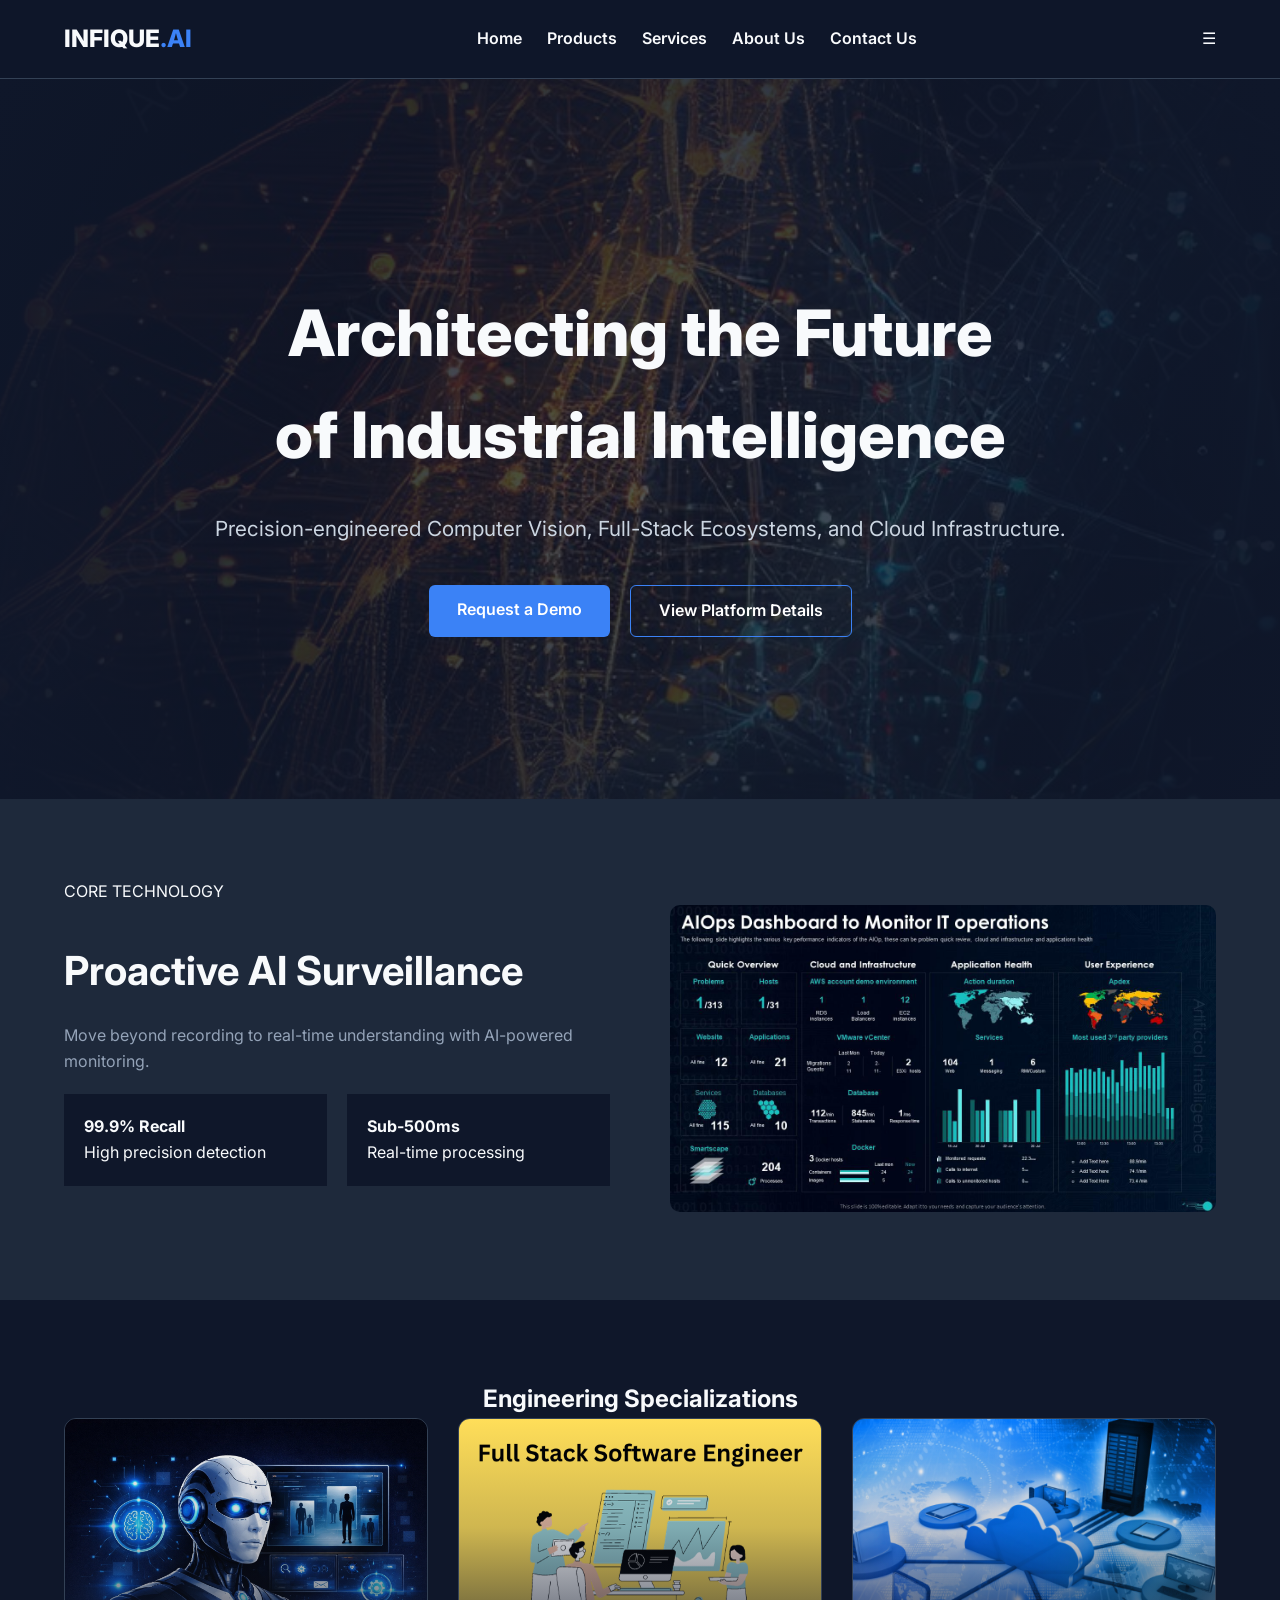
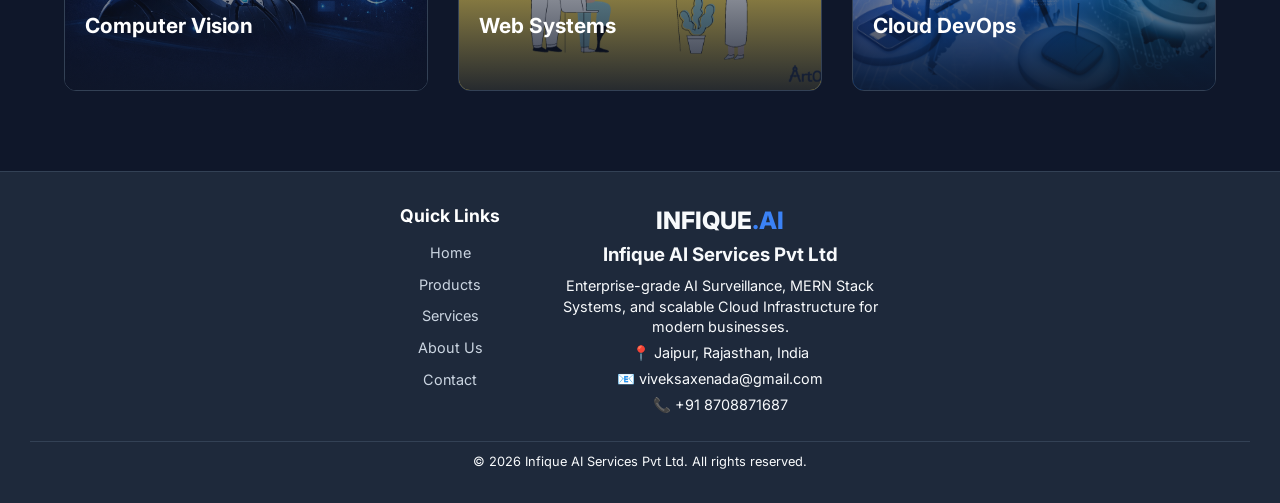
<file: index.html>
<!DOCTYPE html>
<html lang="en">
<head>
<meta charset="UTF-8">
<meta name="viewport" content="width=device-width, initial-scale=1.0">
<meta name="description" content="Infique AI Services provides AI surveillance, MERN stack development, cloud solutions and enterprise IT services in Jaipur.">

<meta name="keywords" content="AI Surveillance Jaipur, MERN Stack Development, Cloud Solutions, Web Development, Infique AI Services">

<meta name="author" content="Infique AI Services">

<title>Infique AI Services | AI Surveillance, Cloud & Web Development Jaipur</title>

<link rel="stylesheet" href="style.css">

<style>
@keyframes panBackground {
  0% { background-position: 0% 50%; }
  50% { background-position: 100% 50%; }
  100% { background-position: 0% 50%; }
}

.animated-hero-section {
  position: relative;
  padding: 120px 5% 80px;
  text-align: center;
  overflow: hidden;
  min-height: 80vh;
  display: flex;
  flex-direction: column;
  justify-content: center;
  align-items: center;
}

.animated-hero-section::before {
  content: "";
  position: absolute;
  inset: 0;
  z-index: -2;
  background-image: url('images/back.jpg');
  background-size: 130%;
  background-repeat: no-repeat;
  animation: panBackground 30s linear infinite;
}

.animated-hero-section::after {
  content: "";
  position: absolute;
  inset: 0;
  z-index: -1;
  background: radial-gradient(circle, rgba(15,23,42,0.7), #0f172a);
}

/* HERO */
.hero-title {
  font-size: 4rem;
  font-weight: 800;
  margin-bottom: 25px;
}

.hero-subtext {
  max-width: 900px;
  font-size: 1.3rem;
  margin-bottom: 40px;
  color: #cbd5e1;
}

.hero-buttons {
  display: flex;
  gap: 20px;
  flex-wrap: wrap;
  justify-content: center;
}

.secondary-btn {
  background: transparent;
  border: 1px solid #3b82f6;
}

/* GRID */
.product-feature-grid {
  display: grid;
  grid-template-columns: 1fr 1fr;
  gap: 60px;
  align-items: center;
}

/* MOBILE */
@media (max-width: 768px) {

  .hero-title { font-size: 2.2rem; }

  .hero-subtext {
    font-size: 1rem;
    padding: 0 10px;
  }

  .hero-buttons {
    flex-direction: column;
    align-items: center;
  }

  .btn { width: 90%; }

  .product-feature-grid {
    grid-template-columns: 1fr;
  }

  section {
    padding: 50px 5% !important;
  }

  nav {
    flex-direction: column;
  }

  .nav-links {
    flex-direction: column;
    align-items: center;
  }
}
</style>
</head>

<body>

<header>
    <nav class="navbar">
        <a href="index.html" class="logo">INFIQUE<span>.AI</span></a>

        <ul class="nav-links" id="navLinks">
            <li><a href="index.html">Home</a></li>
            <li><a href="products.html">Products</a></li>
            <li><a href="services.html">Services</a></li>
            <li><a href="about.html">About Us</a></li>
            <li><a href="contact.html">Contact Us</a></li>
        </ul>

        <!-- Hamburger -->
        <div class="hamburger" id="hamburger">
            ☰
        </div>
    </nav>
</header>

<main>

<!-- HERO -->
<section class="animated-hero-section">
<h1 class="hero-title">
Architecting the Future <br> of Industrial Intelligence
</h1>

<p class="hero-subtext">
Precision-engineered Computer Vision, Full-Stack Ecosystems, and Cloud Infrastructure.
</p>

<div class="hero-buttons">
<a href="contact.html" class="btn">Request a Demo</a>
<a href="products.html" class="btn secondary-btn">View Platform Details</a>
</div>
</section>

<!-- CORE TECHNOLOGY -->
<section style="padding:80px 5%; background:#1e293b;">
<div class="featured-badge" style="margin:auto;">CORE TECHNOLOGY</div>

<div class="product-feature-grid">

<div>
<h2 style="font-size:2.5rem;">Proactive AI Surveillance</h2>
<p style="margin:20px 0; color:#94a3b8;">
Move beyond recording to real-time understanding with AI-powered monitoring.
</p>

<div style="display:grid; grid-template-columns:1fr 1fr; gap:20px;">
<div style="padding:20px; background:#0f172a;">
<h4>99.9% Recall</h4>
<p>High precision detection</p>
</div>

<div style="padding:20px; background:#0f172a;">
<h4>Sub-500ms</h4>
<p>Real-time processing</p>
</div>
</div>

</div>

<div>
<img src="images/ai analysis.jpeg" style="width:100%; border-radius:10px;">
</div>

</div>
</section>

<!-- ENGINEERING -->
<section style="padding:80px 5%;">
<h2 style="text-align:center;">Engineering Specializations</h2>

<div class="home-engineering-grid">

<div class="home-image-card">
<img src="images/ai3.jpeg">
<div class="home-card-overlay">
<h3>Computer Vision</h3>
<p>AI-based monitoring systems</p>
</div>
</div>

<div class="home-image-card">
<img src="images/fs.png">
<div class="home-card-overlay">
<h3>Web Systems</h3>
<p>MERN scalable apps</p>
</div>
</div>

<div class="home-image-card">
<img src="images/cloud.png">
<div class="home-card-overlay">
<h3>Cloud DevOps</h3>
<p>AWS automation pipelines</p>
</div>
</div>

</div>
</section>

</main>

<!-- FOOTER -->
<footer class="site-footer">

  <div class="footer-container">

    <!-- LEFT SIDE -->
    <div class="footer-left">
      <h3>Quick Links</h3>
      <ul>
        <li><a href="index.html">Home</a></li>
        <li><a href="products.html">Products</a></li>
        <li><a href="services.html">Services</a></li>
        <li><a href="about.html">About Us</a></li>
        <li><a href="contact.html">Contact</a></li>
      </ul>
    </div>

    <!-- RIGHT SIDE -->
    <div class="footer-right">
      <a href="index.html" class="logo">INFIQUE<span>.AI</span></a>

      <h3>Infique AI Services Pvt Ltd</h3>
<p>
Enterprise-grade AI Surveillance, MERN Stack Systems, and scalable Cloud Infrastructure for modern businesses.
</p>

      <p>📍 Jaipur, Rajasthan, India</p>
      <p>📧 viveksaxenada@gmail.com</p>
      <p>📞 +91 8708871687</p>
    </div>

  </div>

  <div class="footer-bottom">
    <p>© 2026 Infique AI Services Pvt Ltd. All rights reserved.</p>
  </div>

</footer>


<script>
const hamburger = document.getElementById("hamburger");
const navLinks = document.getElementById("navLinks");

// Toggle menu
hamburger.addEventListener("click", () => {
    navLinks.classList.toggle("active");
});

// Close menu when clicking outside
document.addEventListener("click", (e) => {
    if (!hamburger.contains(e.target) && !navLinks.contains(e.target)) {
        navLinks.classList.remove("active");
    }
});
</script>
</body>
</html>
</file>
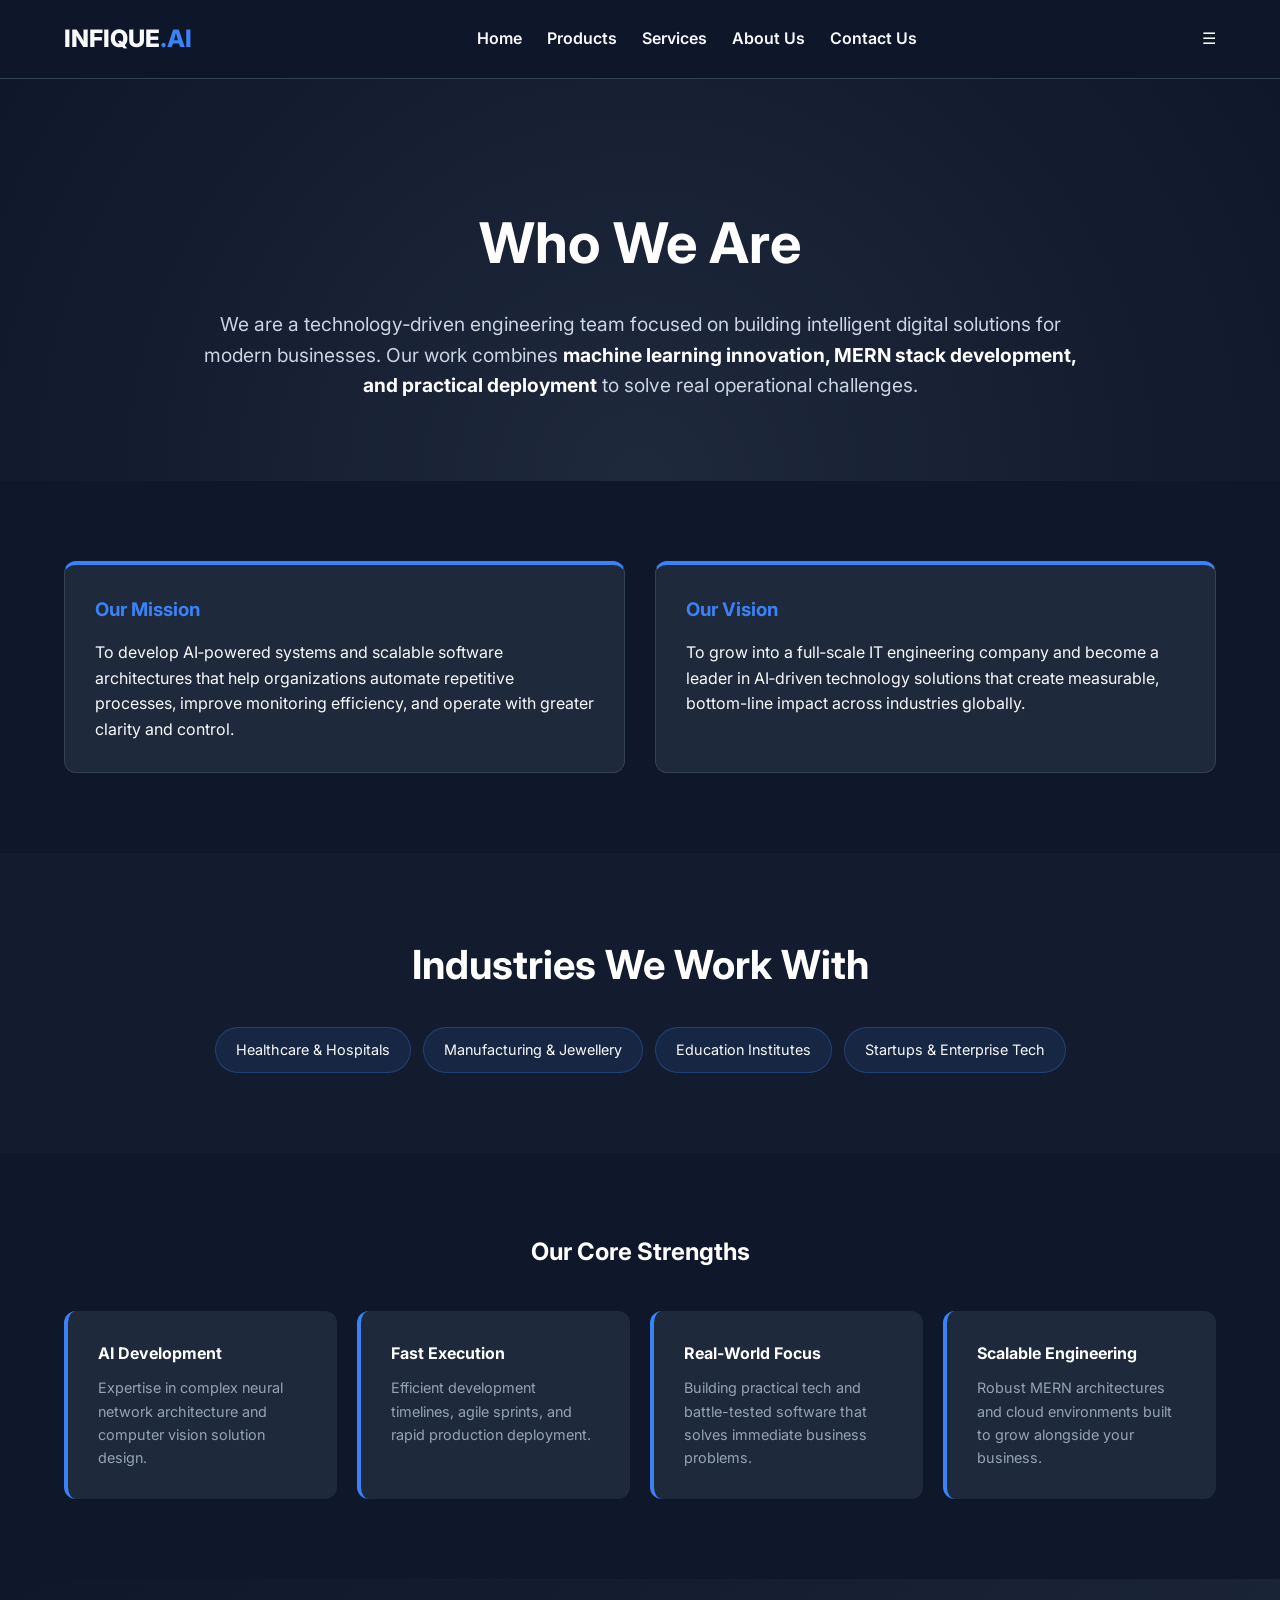
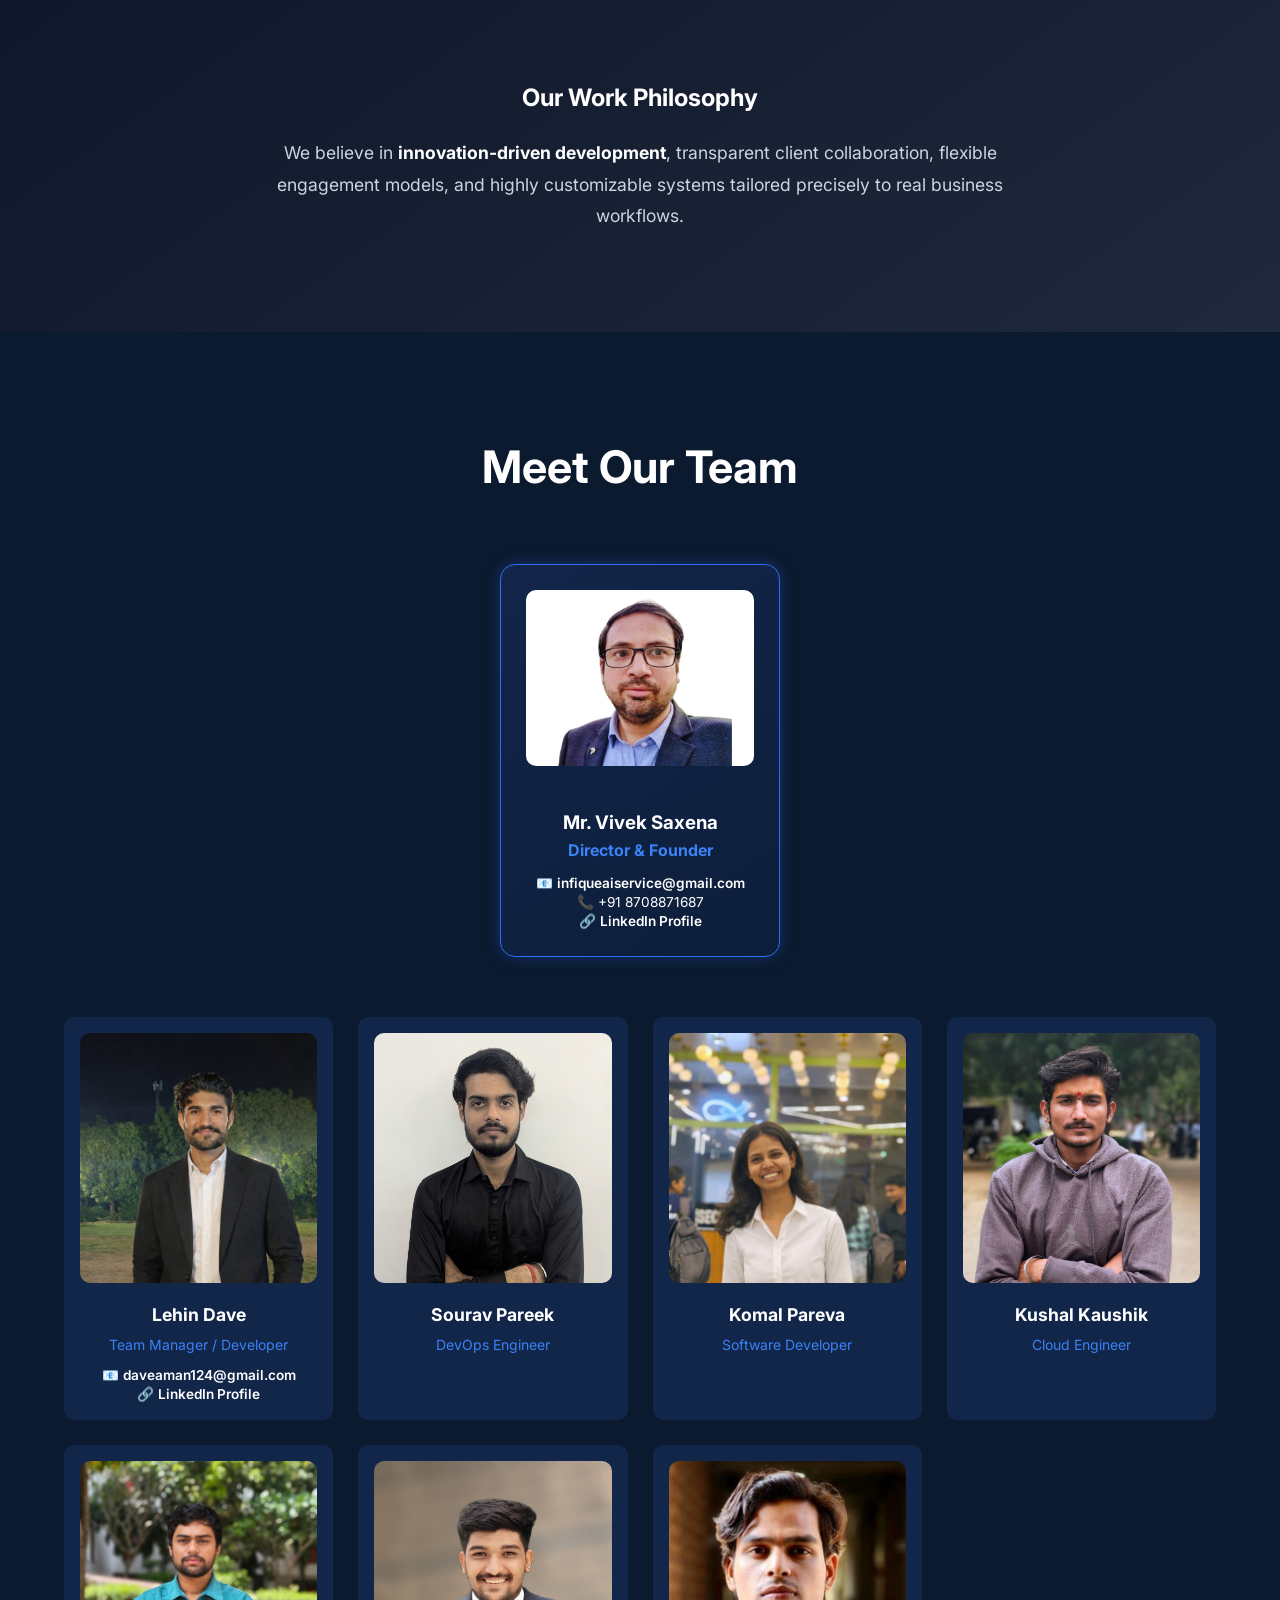
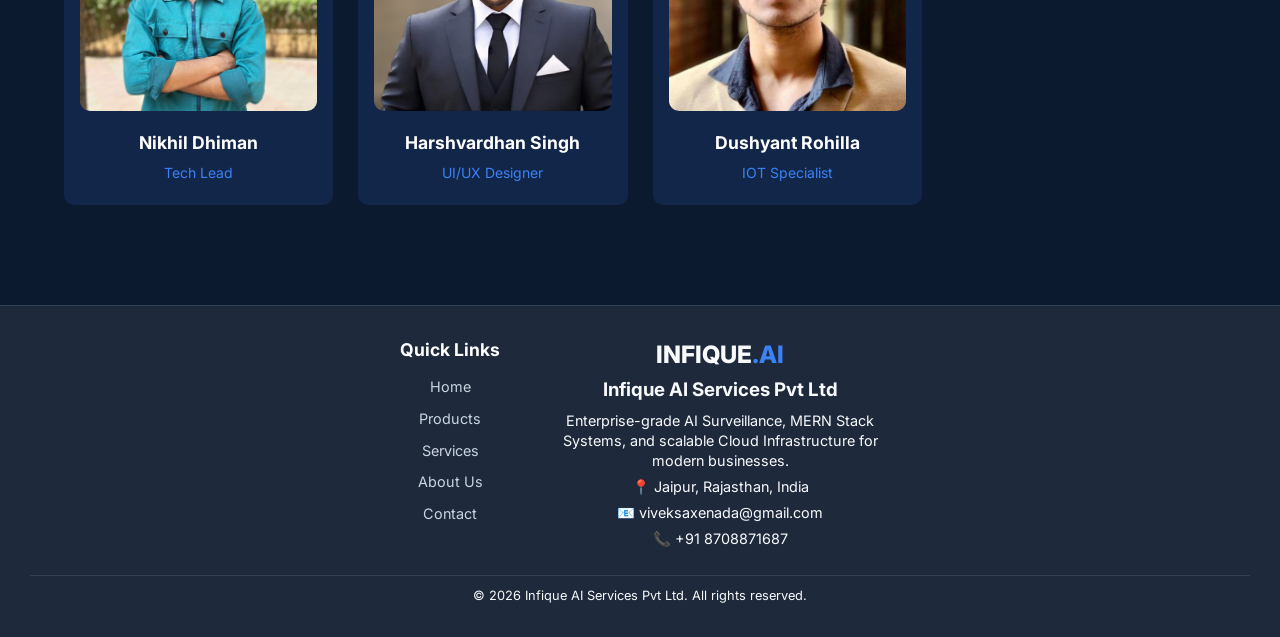
<file: about.html>
<!DOCTYPE html>
<html lang="en">
<head>
    <meta charset="UTF-8">
    <meta name="viewport" content="width=device-width, initial-scale=1.0">
    <meta name="description" content="Infique AI Services provides AI surveillance, MERN stack development, cloud solutions and enterprise IT services in Jaipur.">
    <title>About Us | Infique AI Services</title>
    <meta name="description" content="Meet the technology-driven engineering team at INFIQUE AI. We specialize in AI innovation, fast execution, and practical software solutions.">
    <link rel="stylesheet" href="style.css">
    <style>
        .about-hero {
            text-align: center;
            padding: 120px 5% 80px;
            background: radial-gradient(circle at bottom, #1e293b 0%, #0f172a 100%);
        }
        .stats-grid {
            display: grid;
            grid-template-columns: repeat(auto-fit, minmax(220px, 1fr));
            gap: 20px;
            margin-top: 40px;
        }
        .stat-item {
            padding: 30px;
            background: var(--bg-card);
            border-radius: 12px;
            border-left: 4px solid var(--accent);
            transition: transform 0.3s ease;
        }
        .stat-item:hover { transform: translateY(-5px); }
        .industry-container {
            display: flex;
            flex-wrap: wrap;
            justify-content: center;
            gap: 12px;
            margin-top: 30px;
        }
        .industry-tag {
            padding: 10px 20px;
            background: rgba(59, 130, 246, 0.1);
            border: 1px solid rgba(59, 130, 246, 0.3);
            border-radius: 30px;
            font-size: 0.9rem;
            color: var(--text-main);
            transition: 0.3s;
        }
        .industry-tag:hover {
            background: var(--accent);
            border-color: var(--accent);
        }
        .team-contact-info {
            font-size: 0.85rem;
            color: var(--text-muted);
            margin-top: 10px;
            line-height: 1.4;
        }
        .social-link {
            color: white;
            text-decoration: none;
            font-weight: 600;
        }
        .social-link:hover {
            color: var(--accent);
            text-decoration: underline;
        }
    </style>
</head>
<body>
    <header>
    <nav>
        <a href="index.html" class="logo">INFIQUE<span>.AI</span></a>
        <ul class="nav-links">
            <li><a href="index.html">Home</a></li>
            <li><a href="products.html">Products</a></li>
            <li><a href="services.html">Services</a></li>
            <li><a href="about.html">About Us</a></li>
            <li><a href="contact.html">Contact Us</a></li>
        </ul>

        <!-- HAMBURGER -->
        <div class="hamburger" onclick="toggleMenu()">
            ☰
        </div>
    </nav>
</header>

    <main>
        <section class="about-hero">
            <h1 style="font-size: 3.5rem; margin-bottom: 20px; color: white;">Who We Are</h1>
            <p style="font-size: 1.2rem; max-width: 900px; margin: 0 auto; color: #cbd5e1;">We are a technology‑driven engineering team focused on building intelligent digital solutions for modern businesses. Our work combines <span style="color: white; font-weight: bold;">machine learning innovation, MERN stack development, and practical deployment</span> to solve real operational challenges.</p>
        </section>

        <section style="padding: 80px 5%;">
            <div class="grid" style="max-width: 1200px; margin: 0 auto;">
                <div class="card" style="border-top: 4px solid var(--accent);">
                    <h3 style="color: var(--accent); margin-bottom: 15px;">Our Mission</h3>
                    <p>To develop AI‑powered systems and scalable software architectures that help organizations automate repetitive processes, improve monitoring efficiency, and operate with greater clarity and control.</p>
                </div>
                <div class="card" style="border-top: 4px solid var(--accent);">
                    <h3 style="color: var(--accent); margin-bottom: 15px;">Our Vision</h3>
                    <p>To grow into a full‑scale IT engineering company and become a leader in AI‑driven technology solutions that create measurable, bottom-line impact across industries globally.</p>
                </div>
            </div>
        </section>

        <section style="padding: 80px 5%; background: #131c2e; text-align: center;">
            <h2 style="font-size: 2.5rem; color: white;">Industries We Work With</h2>
            <div class="industry-container">
                <span class="industry-tag">Healthcare & Hospitals</span>
                <span class="industry-tag">Manufacturing & Jewellery</span>
                <span class="industry-tag">Education Institutes</span>
                <span class="industry-tag">Startups & Enterprise Tech</span>
            </div>
        </section>

        <section style="padding: 80px 5%;">
            <h2 style="text-align: center; margin-bottom: 40px; color: white;">Our Core Strengths</h2>
            <div class="stats-grid" style="max-width: 1200px; margin: 0 auto;">
                <div class="stat-item">
                    <h4 style="color: white;">AI Development</h4>
                    <p style="font-size: 0.9rem; color: var(--text-muted); margin-top: 10px;">Expertise in complex neural network architecture and computer vision solution design.</p>
                </div>
                <div class="stat-item">
                    <h4 style="color: white;">Fast Execution</h4>
                    <p style="font-size: 0.9rem; color: var(--text-muted); margin-top: 10px;">Efficient development timelines, agile sprints, and rapid production deployment.</p>
                </div>
                <div class="stat-item">
                    <h4 style="color: white;">Real-World Focus</h4>
                    <p style="font-size: 0.9rem; color: var(--text-muted); margin-top: 10px;">Building practical tech and battle-tested software that solves immediate business problems.</p>
                </div>
                <div class="stat-item">
                    <h4 style="color: white;">Scalable Engineering</h4>
                    <p style="font-size: 0.9rem; color: var(--text-muted); margin-top: 10px;">Robust MERN architectures and cloud environments built to grow alongside your business.</p>
                </div>
            </div>
        </section>

        <section style="padding: 100px 5%; text-align: center; background: linear-gradient(145deg, #0f172a, #1e293b);">
            <div style="max-width: 800px; margin: 0 auto;">
                <h2 style="margin-bottom: 20px; color: white;">Our Work Philosophy</h2>
                <p style="font-size: 1.1rem; line-height: 1.8; color: #cbd5e1;">We believe in <span style="color: white; font-weight: bold;">innovation‑driven development</span>, transparent client collaboration, flexible engagement models, and highly customizable systems tailored precisely to real business workflows.</p>
            </div>
        </section>

        <section class="team-section" style="padding: 100px 5%;">
            <h2 style="text-align: center; font-size: 2.8rem; margin-bottom: 60px; color: white;">Meet Our Team</h2>
        
            <div class="director-card">
                <img src="images/member1.jpeg" alt="Vivek Saxena">
                <h3 style="margin-top: 20px; color: white;">Mr. Vivek Saxena</h3>
                <p class="post" style="color: var(--accent); font-weight: bold;">Director & Founder</p>
                <div class="team-contact-info">
                    <p style="color: white;">📧 <a href="mailto:viveksaxenada@gmail.com" class="social-link">infiqueaiservice@gmail.com</a></p>
                    <p style="color: white;">📞 +91 8708871687</p>
                    <p style="color: white;">🔗 <a href="https://www.linkedin.com/in/vivek-saxena-ds?utm_source=share&utm_campaign=share_via&utm_content=profile&utm_medium=android_app" target="_blank" class="social-link">LinkedIn Profile</a></p>
                </div>
            </div>
        
            <div class="team-grid" style="margin-top: 60px;">
                <div class="team-card">
                    <img src="images/member2.jpeg" alt="Lehin Dave">
                    <h3 style="color: white;">Lehin Dave</h3>
                    <p class="post" style="color: var(--accent);">Team Manager / Developer</p>
                    <div class="team-contact-info">
                        <p style="color: white;">📧 <a href="mailto:daveaman124@gmail.com" class="social-link">daveaman124@gmail.com</a></p>
                        <p style="color: white;">🔗 <a href="https://www.linkedin.com/in/lehin-dave-39b4ab298?utm_source=share&utm_campaign=share_via&utm_content=profile&utm_medium=android_app" target="_blank" class="social-link">LinkedIn Profile</a></p>
                    </div>
                </div>
        
                <div class="team-card">
                    <img src="images/member3.jpeg" alt="Sourav Pareek">
                    <h3 style="color: white;">Sourav Pareek</h3>
                    <p class="post" style="color: var(--accent);">DevOps Engineer</p>
                </div>
        
                <div class="team-card">
                    <img src="images/member4.jpeg" alt="Komal Pareva">
                    <h3 style="color: white;">Komal Pareva</h3>
                    <p class="post" style="color: var(--accent);">Software Developer</p>
                </div>
        
                <div class="team-card">
                    <img src="images/member5.png" alt="Kushal Kaushik">
                    <h3 style="color: white;">Kushal Kaushik</h3>
                    <p class="post" style="color: var(--accent);">Cloud Engineer</p>
                </div>
        
                <div class="team-card">
                    <img src="images/member6.jpeg" alt="Nikhil Dhiman">
                    <h3 style="color: white;">Nikhil Dhiman</h3>
                    <p class="post" style="color: var(--accent);">Tech Lead</p>
                </div>
        
                <div class="team-card">
                    <img src="images/member7.jpeg" alt="Harshvardhan Singh Rathore">
                    <h3 style="color: white;">Harshvardhan Singh</h3>
                    <p class="post" style="color: var(--accent);">UI/UX Designer</p>
                </div>
                <div class="team-card">
                    <img src="images/member8.jpeg" alt="Dushyant Rohilla">
                    <h3 style="color: white;">Dushyant Rohilla</h3>
                    <p class="post" style="color: var(--accent);">IOT Specialist</p>
                </div>
            </div>
        </section>
    </main>

    <!-- FOOTER -->
<footer class="site-footer">

  <div class="footer-container">

    <!-- LEFT SIDE -->
    <div class="footer-left">
      <h3>Quick Links</h3>
      <ul>
        <li><a href="index.html">Home</a></li>
        <li><a href="products.html">Products</a></li>
        <li><a href="services.html">Services</a></li>
        <li><a href="about.html">About Us</a></li>
        <li><a href="contact.html">Contact</a></li>
      </ul>
    </div>

    <!-- RIGHT SIDE -->
   <div class="footer-right">
      <a href="index.html" class="logo">INFIQUE<span>.AI</span></a>

      <h3>Infique AI Services Pvt Ltd</h3>
<p>
Enterprise-grade AI Surveillance, MERN Stack Systems, and scalable Cloud Infrastructure for modern businesses.
</p>

      <p>📍 Jaipur, Rajasthan, India</p>
      <p>📧 viveksaxenada@gmail.com</p>
      <p>📞 +91 8708871687</p>
    </div>

  </div>

  <div class="footer-bottom">
    <p>© 2026 Infique AI Services Pvt Ltd. All rights reserved.</p>
  </div>

</footer>
<script>
function toggleMenu() {
    const navLinks = document.querySelector(".nav-links");
    navLinks.classList.toggle("active");
}

// Close when clicking outside
document.addEventListener("click", function(e) {
    const navLinks = document.querySelector(".nav-links");
    const hamburger = document.querySelector(".hamburger");

    if (!hamburger.contains(e.target) && !navLinks.contains(e.target)) {
        navLinks.classList.remove("active");
    }
});
</script>

</body>
</html>
</file>
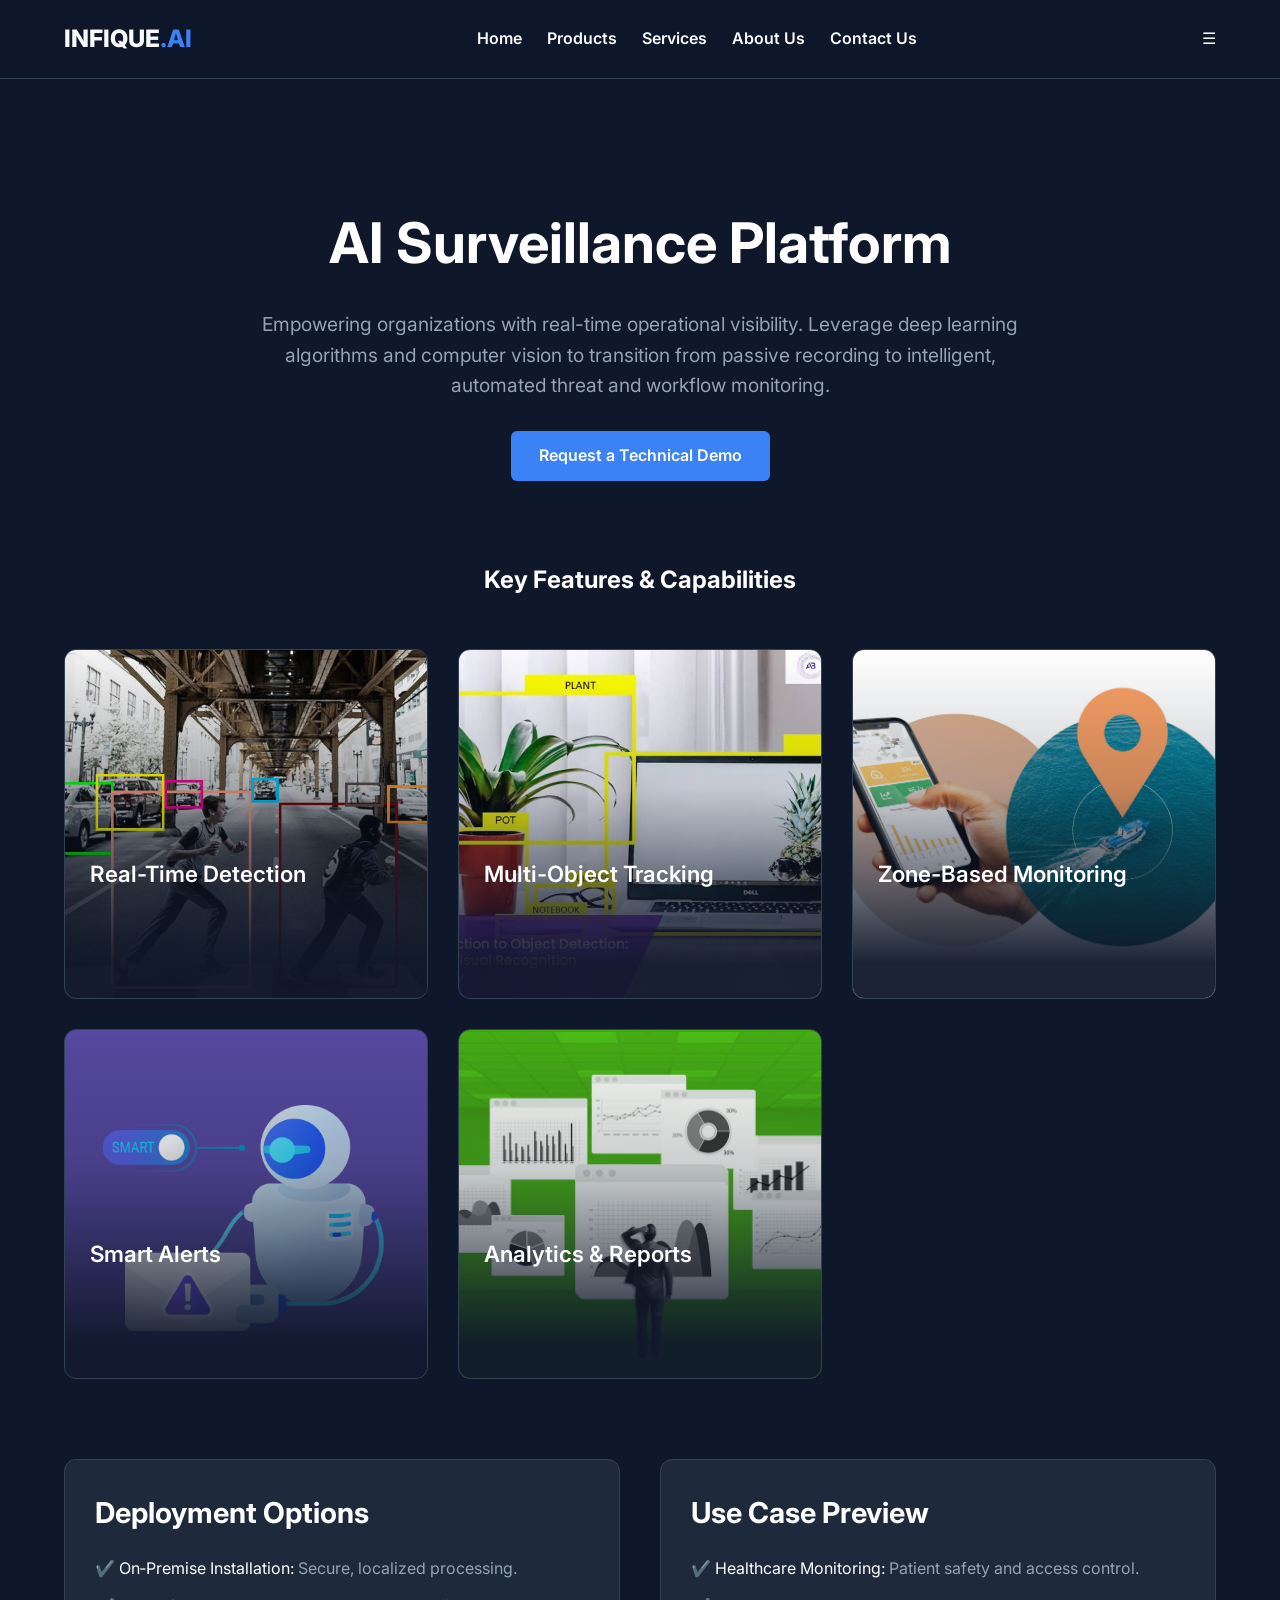
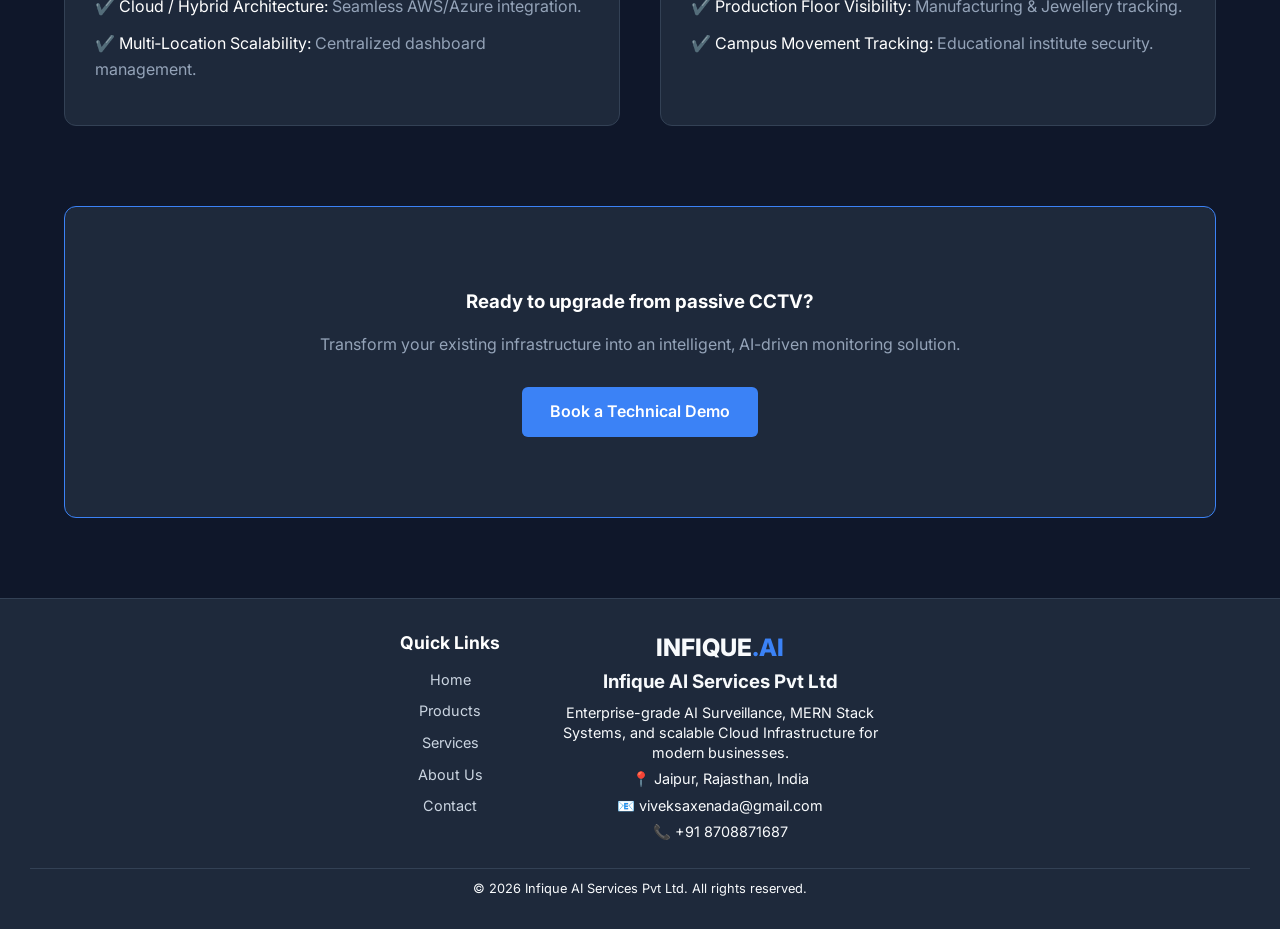
<file: products.html>
<!DOCTYPE html>
<html lang="en">
<head>
    <meta charset="UTF-8">
    <meta name="viewport" content="width=device-width, initial-scale=1.0">
    <meta name="description" content="Infique AI Services provides AI surveillance, MERN stack development, cloud solutions and enterprise IT services in Jaipur.">
    <title>Products | Infique AI Services</title>
    <meta name="description" content="Transform traditional CCTV into intelligent monitoring with our AI Surveillance Platform featuring real-time detection, tracking, and automated alerts.">
    <link rel="stylesheet" href="style.css">
</head>
<body>
    <header>
    <nav>
        <a href="index.html" class="logo">INFIQUE<span>.AI</span></a>
        <ul class="nav-links">
            <li><a href="index.html">Home</a></li>
            <li><a href="products.html">Products</a></li>
            <li><a href="services.html">Services</a></li>
            <li><a href="about.html">About Us</a></li>
            <li><a href="contact.html">Contact Us</a></li>
        </ul>

        <!-- HAMBURGER -->
        <div class="hamburger" onclick="toggleMenu()">
            ☰
        </div>
    </nav>
</header>

    <main style="padding: 0 5%;">
        <section class="hero-product" style="text-align: center; padding: 120px 0 80px;">
            <h1 style="font-size: 3.5rem; margin-bottom: 20px; color: white;">AI Surveillance Platform</h1>
            <p style="max-width: 800px; margin: 0 auto 30px; font-size: 1.2rem; color: var(--text-muted);">Empowering organizations with real-time operational visibility. Leverage deep learning algorithms and computer vision to transition from passive recording to intelligent, automated threat and workflow monitoring.</p>
            <a href="contact.html" class="btn">Request a Technical Demo</a>
        </section>

        <section style="margin-bottom: 80px;">
            <h2 style="text-align: center; margin-bottom: 50px; color: white;">Key Features & Capabilities</h2>
            
            <div class="product-feature-grid">
                
                <div class="product-feature-card">
                    <img src="images/real time.jpeg" alt="Real-Time Computer Vision Detection">
                    <div class="product-feature-overlay">
                        <h3>Real-Time Detection</h3>
                        <p>Instant sub-second identification of people and movement across all active camera zones, ensuring zero latency.</p>
                    </div>
                </div>

                <div class="product-feature-card">
                    <img src="images/multi object.webp" alt="Multi-Object Tracking Algorithm">
                    <div class="product-feature-overlay">
                        <h3>Multi-Object Tracking</h3>
                        <p>Consistent tracking across multiple frames, handling occlusions and complex, high-traffic environment areas flawlessly.</p>
                    </div>
                </div>

                <div class="product-feature-card">
                    <img src="images/track.jpeg" alt="Zone-Based Security Monitoring">
                    <div class="product-feature-overlay">
                        <h3>Zone-Based Monitoring</h3>
                        <p>Define custom polygon rules for restricted areas, safety perimeters, and specialized workflow tracking logic.</p>
                    </div>
                </div>

                <div class="product-feature-card">
                    <img src="images/alert.png" alt="Smart Automated Alerts Integration">
                    <div class="product-feature-overlay">
                        <h3>Smart Alerts</h3>
                        <p>Automated notifications for intrusion or unusual activity delivered instantly via integrated API channels.</p>
                    </div>
                </div>

                <div class="product-feature-card">
                    <img src="images/report.jpeg" alt="Surveillance Data Analytics & Reports">
                    <div class="product-feature-overlay">
                        <h3>Analytics & Reports</h3>
                        <p>Generate actionable business intelligence and compliance insights from historical surveillance logs and events.</p>
                    </div>
                </div>

            </div>
        </section>

        <div style="display: grid; grid-template-columns: repeat(auto-fit, minmax(300px, 1fr)); gap: 40px; margin-bottom: 80px;">
            <section class="card">
                <h2 style="font-size: 1.8rem; margin-bottom: 20px; color: white;">Deployment Options</h2>
                <ul style="color: var(--text-muted); list-style: none;">
                    <li style="margin-bottom: 12px;">✔️ <span style="color: white;">On‑Premise Installation:</span> Secure, localized processing.</li>
                    <li style="margin-bottom: 12px;">✔️ <span style="color: white;">Cloud / Hybrid Architecture:</span> Seamless AWS/Azure integration.</li>
                    <li style="margin-bottom: 12px;">✔️ <span style="color: white;">Multi‑Location Scalability:</span> Centralized dashboard management.</li>
                </ul>
            </section>
            <section class="card">
                <h2 style="font-size: 1.8rem; margin-bottom: 20px; color: white;">Use Case Preview</h2>
                <ul style="color: var(--text-muted); list-style: none;">
                    <li style="margin-bottom: 12px;">✔️ <span style="color: white;">Healthcare Monitoring:</span> Patient safety and access control.</li>
                    <li style="margin-bottom: 12px;">✔️ <span style="color: white;">Production Floor Visibility:</span> Manufacturing & Jewellery tracking.</li>
                    <li style="margin-bottom: 12px;">✔️ <span style="color: white;">Campus Movement Tracking:</span> Educational institute security.</li>
                </ul>
            </section>
        </div>

        <section style="text-align: center; background-color: var(--bg-card); padding: 80px 50px; border-radius: 12px; border: 1px solid var(--accent); margin-bottom: 80px;">
            <h3 style="color: white;">Ready to upgrade from passive CCTV?</h3>
            <p style="margin: 15px 0 30px; color: var(--text-muted);">Transform your existing infrastructure into an intelligent, AI-driven monitoring solution.</p>
            <a href="contact.html" class="btn">Book a Technical Demo</a>
        </section>
    </main>

   <!-- FOOTER -->
<footer class="site-footer">

  <div class="footer-container">

    <!-- LEFT SIDE -->
    <div class="footer-left">
      <h3>Quick Links</h3>
      <ul>
        <li><a href="index.html">Home</a></li>
        <li><a href="products.html">Products</a></li>
        <li><a href="services.html">Services</a></li>
        <li><a href="about.html">About Us</a></li>
        <li><a href="contact.html">Contact</a></li>
      </ul>
    </div>

    <!-- RIGHT SIDE -->
    <div class="footer-right">
      <a href="index.html" class="logo">INFIQUE<span>.AI</span></a>

      <h3>Infique AI Services Pvt Ltd</h3>
<p>
Enterprise-grade AI Surveillance, MERN Stack Systems, and scalable Cloud Infrastructure for modern businesses.
</p>

      <p>📍 Jaipur, Rajasthan, India</p>
      <p>📧 viveksaxenada@gmail.com</p>
      <p>📞 +91 8708871687</p>
    </div>

  </div>

  <div class="footer-bottom">
    <p>© 2026 Infique AI Services Pvt Ltd. All rights reserved.</p>
  </div>

</footer>
<script>
function toggleMenu() {
    const navLinks = document.querySelector(".nav-links");
    navLinks.classList.toggle("active");
}

// Close when clicking outside
document.addEventListener("click", function(e) {
    const navLinks = document.querySelector(".nav-links");
    const hamburger = document.querySelector(".hamburger");

    if (!hamburger.contains(e.target) && !navLinks.contains(e.target)) {
        navLinks.classList.remove("active");
    }
});
</script>
</body>
</html>
</file>
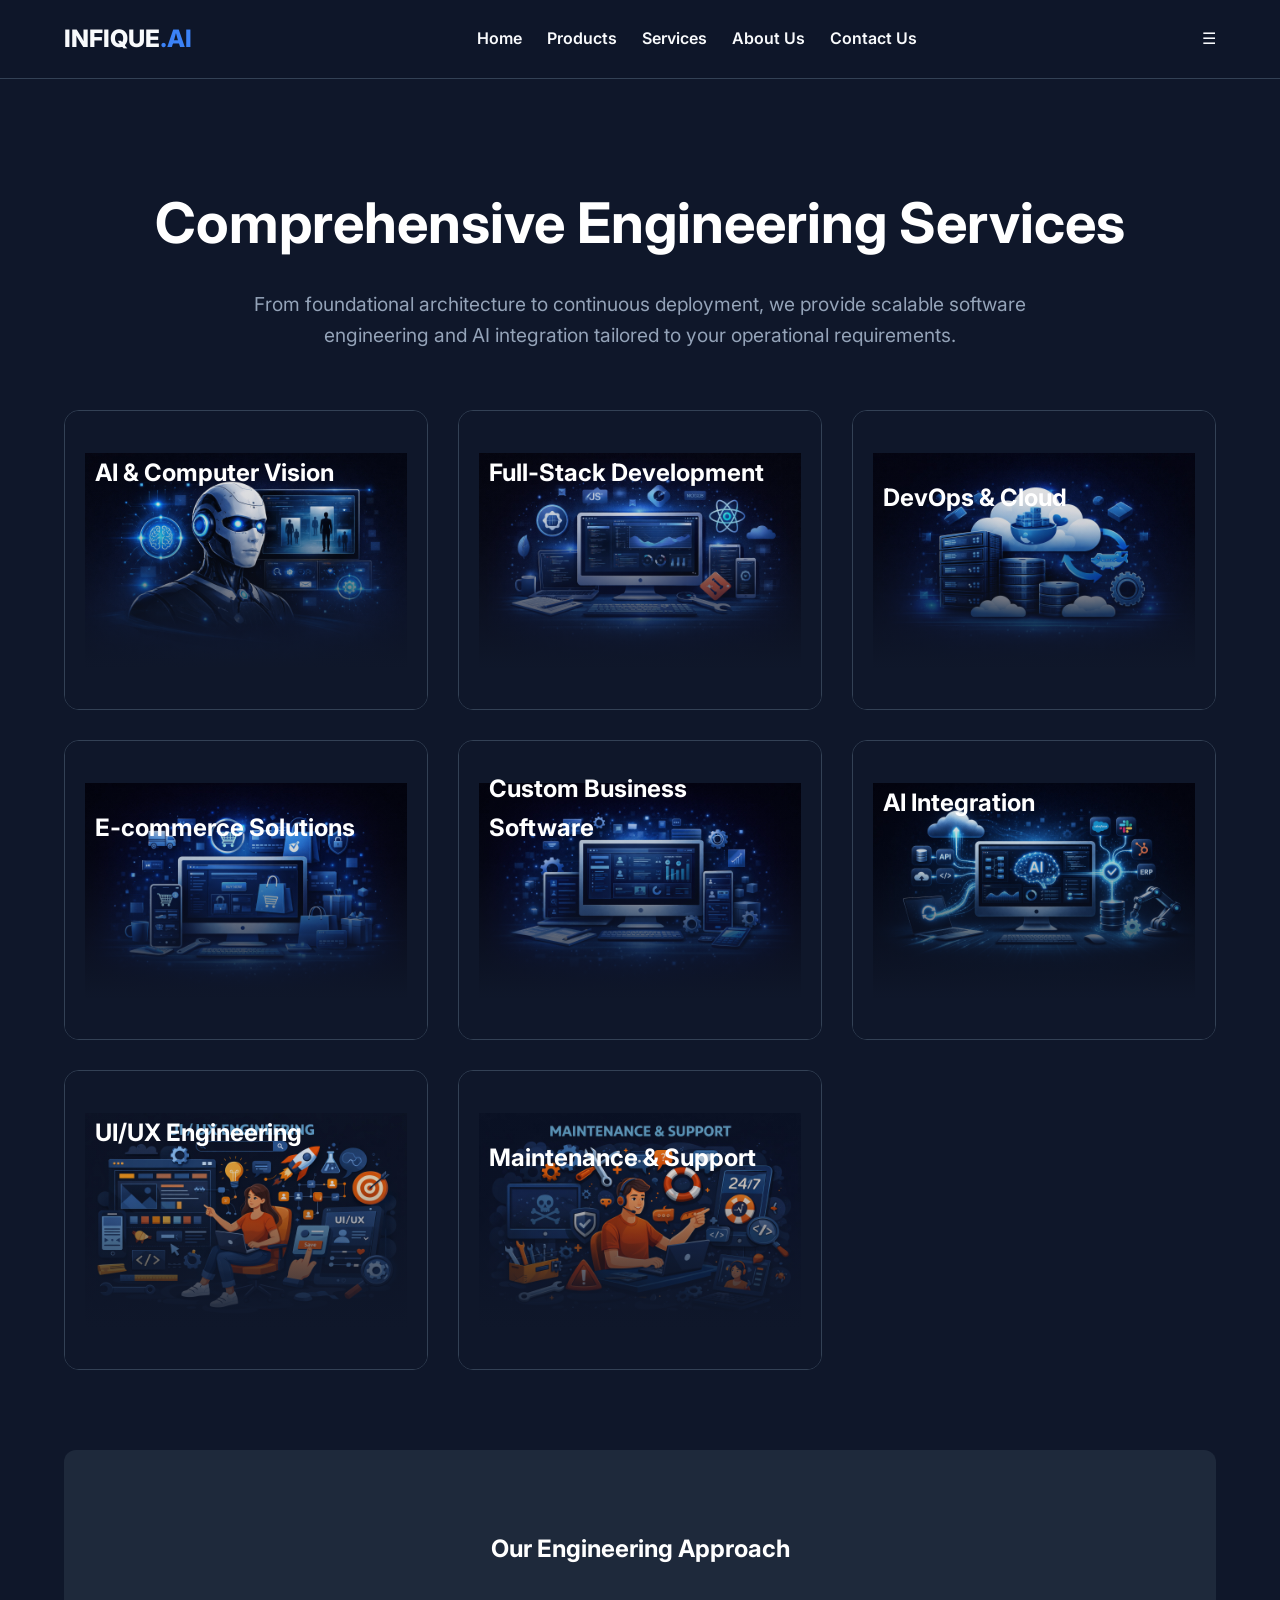
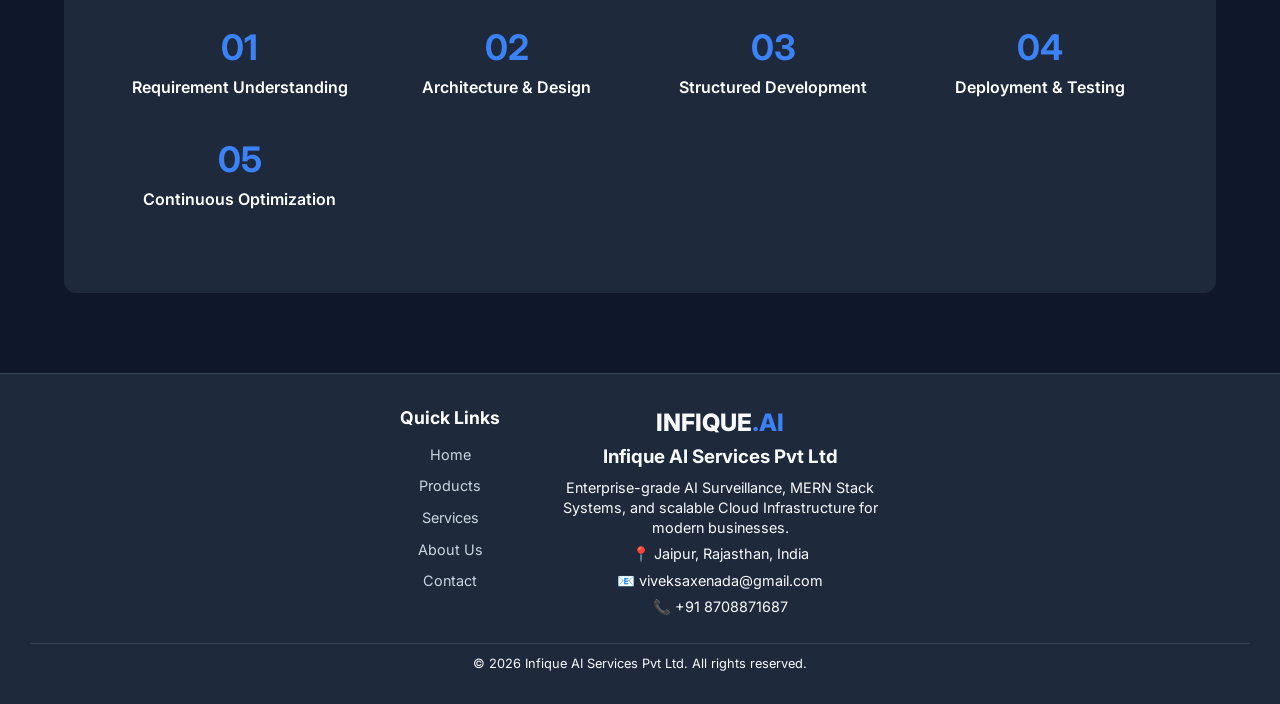
<file: services.html>
<!DOCTYPE html>
<html lang="en">
<head>
    <meta charset="UTF-8">
    <meta name="viewport" content="width=device-width, initial-scale=1.0">
    <meta name="description" content="Infique AI Services provides AI surveillance, MERN stack development, cloud solutions and enterprise IT services in Jaipur.">
    <title>Services | Infique AI Services</title>
    <meta name="description" content="Comprehensive AI and IT services including Computer Vision, MERN Stack Development, DevOps, and Custom Enterprise Software.">
    <link rel="stylesheet" href="style.css">
</head>
<body>
    <header>
    <nav>
        <a href="index.html" class="logo">INFIQUE<span>.AI</span></a>
        <ul class="nav-links">
            <li><a href="index.html">Home</a></li>
            <li><a href="products.html">Products</a></li>
            <li><a href="services.html">Services</a></li>
            <li><a href="about.html">About Us</a></li>
            <li><a href="contact.html">Contact Us</a></li>
        </ul>

        <!-- HAMBURGER -->
        <div class="hamburger" onclick="toggleMenu()">
            ☰
        </div>
    </nav>
</header>

    <main style="padding: 0 5%;">
        <section style="text-align: center; padding: 100px 0 60px;">
            <h1 style="font-size: 3.5rem; margin-bottom: 20px; color: white;">Comprehensive Engineering Services</h1>
            <p style="max-width: 850px; margin: 0 auto; font-size: 1.2rem; color: var(--text-muted);">From foundational architecture to continuous deployment, we provide scalable software engineering and AI integration tailored to your operational requirements.</p>
        </section>

        <section style="margin-bottom: 80px;">
            <div class="service-feature-grid">
                
                <div class="service-feature-card">
                    <img src="images/ai3.jpeg" alt="AI & Computer Vision Integration">
                    <div class="service-feature-overlay">
                        <h3 style="color: white;">AI & Computer Vision</h3>
                        <div class="service-hover-content">
                            <p style="color: white; font-weight: bold;">Intelligent visual monitoring and automation.</p>
                            <ul>
                                <li>AI Surveillance Systems</li>
                                <li>Object Detection & Tracking</li>
                                <li>Video Analytics Integration</li>
                                <li>Smart Alert Automation</li>
                            </ul>
                        </div>
                    </div>
                </div>

                <div class="service-feature-card">
                    <img src="images/full2.jpeg" alt="Full-Stack Web Application Development">
                    <div class="service-feature-overlay">
                        <h3 style="color: white;">Full-Stack Development</h3>
                        <div class="service-hover-content">
                            <p style="color: white; font-weight: bold;">Modern platforms engineered for performance.</p>
                            <ul>
                                <li>MERN Stack Applications</li>
                                <li>SaaS Platforms & Dashboards</li>
                                <li>REST API Development</li>
                                <li>Authentication Systems</li>
                            </ul>
                        </div>
                    </div>
                </div>

                <div class="service-feature-card">
                    <img src="images/dev2.jpeg" alt="Cloud Infrastructure & DevOps">
                    <div class="service-feature-overlay">
                        <h3 style="color: white;">DevOps & Cloud</h3>
                        <div class="service-hover-content">
                            <p style="color: white; font-weight: bold;">Reliable infrastructure and deployment.</p>
                            <ul>
                                <li>CI/CD Pipeline Setup</li>
                                <li>AWS / Azure / GCP Deployment</li>
                                <li>Docker & Containerization</li>
                                <li>Server Scaling & Monitoring</li>
                            </ul>
                        </div>
                    </div>
                </div>

                <div class="service-feature-card">
                    <img src="images/e2.jpeg" alt="E-commerce Architecture Solutions">
                    <div class="service-feature-overlay">
                        <h3 style="color: white;">E-commerce Solutions</h3>
                        <div class="service-hover-content">
                            <p style="color: white; font-weight: bold;">Efficient digital store development.</p>
                            <ul>
                                <li>Shopify & Custom Setup</li>
                                <li>Dropshipping Automation</li>
                                <li>Payment Gateway Integration</li>
                                <li>Conversion Optimization</li>
                            </ul>
                        </div>
                    </div>
                </div>

                <div class="service-feature-card">
                    <img src="images/custem2.jpeg" alt="Custom Enterprise Business Software">
                    <div class="service-feature-overlay">
                        <h3 style="color: white;">Custom Business Software</h3>
                        <div class="service-hover-content">
                            <p style="color: white; font-weight: bold;">Tailored systems for unique workflows.</p>
                            <ul>
                                <li>Workflow Automation</li>
                                <li>Internal Tools Development</li>
                                <li>Inventory & Tracking Systems</li>
                                <li>Role-Based Access Platforms</li>
                            </ul>
                        </div>
                    </div>
                </div>

                <div class="service-feature-card">
                    <img src="images/auto2.jpeg" alt="Machine Learning & AI Integration">
                    <div class="service-feature-overlay">
                        <h3 style="color: white;">AI Integration</h3>
                        <div class="service-hover-content">
                            <p style="color: white; font-weight: bold;">Embedding intelligence into existing systems.</p>
                            <ul>
                                <li>Chatbot Integration</li>
                                <li>Recommendation Engines</li>
                                <li>Data Analytics Dashboards</li>
                                <li>AI API Integration</li>
                            </ul>
                        </div>
                    </div>
                </div>

                <div class="service-feature-card">
                    <img src="images/ux2.jpeg" alt="Technical UI/UX Engineering">
                    <div class="service-feature-overlay">
                        <h3 style="color: white;">UI/UX Engineering</h3>
                        <div class="service-hover-content">
                            <p style="color: white; font-weight: bold;">Responsive interfaces designed for clarity.</p>
                            <ul>
                                <li>Responsive UI Development</li>
                                <li>Design System Implementation</li>
                                <li>Landing Page Engineering</li>
                                <li>Animation & Interaction</li>
                            </ul>
                        </div>
                    </div>
                </div>

                <div class="service-feature-card">
                    <img src="images/maintain2.jpeg" alt="IT Maintenance & Technical Support">
                    <div class="service-feature-overlay">
                        <h3 style="color: white;">Maintenance & Support</h3>
                        <div class="service-hover-content">
                            <p style="color: white; font-weight: bold;">Stability and continuous optimization.</p>
                            <ul>
                                <li>Application Maintenance</li>
                                <li>Bug Fixing & Performance Audits</li>
                                <li>Feature Enhancements</li>
                                <li>Security Improvements</li>
                            </ul>
                        </div>
                    </div>
                </div>

            </div>
        </section>

        <section style="margin-bottom: 80px; padding: 80px 5%; background-color: var(--bg-card); border-radius: 12px; text-align: center;">
            <h2 style="margin-bottom: 50px; color: white;">Our Engineering Approach</h2>
            <div style="display: grid; grid-template-columns: repeat(auto-fit, minmax(200px, 1fr)); gap: 30px;">
                <div><h3 style="color: var(--accent); font-size: 2.2rem;">01</h3><p style="font-weight: 600; color: white;">Requirement Understanding</p></div>
                <div><h3 style="color: var(--accent); font-size: 2.2rem;">02</h3><p style="font-weight: 600; color: white;">Architecture & Design</p></div>
                <div><h3 style="color: var(--accent); font-size: 2.2rem;">03</h3><p style="font-weight: 600; color: white;">Structured Development</p></div>
                <div><h3 style="color: var(--accent); font-size: 2.2rem;">04</h3><p style="font-weight: 600; color: white;">Deployment & Testing</p></div>
                <div><h3 style="color: var(--accent); font-size: 2.2rem;">05</h3><p style="font-weight: 600; color: white;">Continuous Optimization</p></div>
            </div>
        </section>
    </main>

   <!-- FOOTER -->
<footer class="site-footer">

  <div class="footer-container">

    <!-- LEFT SIDE -->
    <div class="footer-left">
      <h3>Quick Links</h3>
      <ul>
        <li><a href="index.html">Home</a></li>
        <li><a href="products.html">Products</a></li>
        <li><a href="services.html">Services</a></li>
        <li><a href="about.html">About Us</a></li>
        <li><a href="contact.html">Contact</a></li>
      </ul>
    </div>

    <!-- RIGHT SIDE -->
    <div class="footer-right">
      <a href="index.html" class="logo">INFIQUE<span>.AI</span></a>

      <h3>Infique AI Services Pvt Ltd</h3>
<p>
Enterprise-grade AI Surveillance, MERN Stack Systems, and scalable Cloud Infrastructure for modern businesses.
</p>

      <p>📍 Jaipur, Rajasthan, India</p>
      <p>📧 viveksaxenada@gmail.com</p>
      <p>📞 +91 8708871687</p>
    </div>

  </div>

  <div class="footer-bottom">
    <p>© 2026 Infique AI Services Pvt Ltd. All rights reserved.</p>
  </div>

</footer>
<script>
function toggleMenu() {
    const navLinks = document.querySelector(".nav-links");
    navLinks.classList.toggle("active");
}

// Close when clicking outside
document.addEventListener("click", function(e) {
    const navLinks = document.querySelector(".nav-links");
    const hamburger = document.querySelector(".hamburger");

    if (!hamburger.contains(e.target) && !navLinks.contains(e.target)) {
        navLinks.classList.remove("active");
    }
});
</script>
</body>
</html>
</file>
<file: style.css>
/* --- 1. GLOBAL SETTINGS --- */
@import url('https://fonts.googleapis.com/css2?family=Inter:wght@300;400;600;800&display=swap');

:root {
    --bg-dark: #0f172a;      
    --bg-card: #1e293b;      
    --accent: #3b82f6;       
    --accent-hover: #2563eb;
    --text-main: #f8fafc;
    --text-muted: #94a3b8;
}

* { margin: 0; padding: 0; box-sizing: border-box; }

body {
    font-family: 'Inter', sans-serif;
    background-color: var(--bg-dark);
    color: var(--text-main);
    line-height: 1.6;
    display: flex;
    flex-direction: column;
    min-height: 100vh;
}

header {
    background-color: rgba(15, 23, 42, 0.95);
    border-bottom: 1px solid #334155;
    padding: 20px 5%;
    position: sticky;
    top: 0;
    z-index: 100;
}
nav { display: flex; justify-content: space-between; align-items: center; max-width: 1200px; margin: 0 auto; }
.logo { font-size: 1.5rem; font-weight: 800; color: var(--text-main); text-decoration: none; }
.logo span { color: var(--accent); }
.nav-links { list-style: none; display: flex; gap: 25px; }
.nav-links a { color: var(--text-main); text-decoration: none; font-weight: 600; transition: 0.3s; }
.nav-links a:hover, .nav-links a.active { color: var(--accent); }

/* --- 2. HOME PAGE ONLY (Engineering Cards) --- */
.home-engineering-grid {
    display: grid;
    grid-template-columns: repeat(auto-fit, minmax(300px, 1fr));
    gap: 30px;
    max-width: 1200px;
    margin: 0 auto;
}

.home-image-card {
    position: relative;
    border-radius: 12px;
    overflow: hidden; 
    aspect-ratio: 4/3; 
    border: 1px solid #334155;
    background-color: var(--bg-card);
}

.home-image-card img {
    width: 100%;
    height: 100%;
    object-fit: cover; 
    display: block;
    transition: transform 0.8s cubic-bezier(0.2, 1, 0.3, 1);
}

.home-image-card:hover img { transform: scale(1.05); }

.home-card-overlay {
    position: absolute;
    inset: 0;
    background: linear-gradient(to top, rgba(15, 23, 42, 0.9) 0%, rgba(15, 23, 42, 0.2) 60%, transparent 100%);
    display: flex;
    flex-direction: column;
    justify-content: flex-end;
    padding: 20px;
}

.home-card-overlay h3 { color: #ffffff !important; margin-bottom: 5px; font-size: 1.3rem; }
.home-card-overlay p {
    color: #ffffff !important;
    font-size: 0.9rem;
    margin: 0;
    opacity: 0;
    transform: translateY(10px);
    transition: opacity 0.4s, transform 0.4s;
}

.home-image-card:hover .home-card-overlay p { opacity: 1; transform: translateY(0); }

/* --- 3. RESTORED ORIGINAL ABOUT/CONTACT STYLES --- */
.team-section { padding: 60px 40px; background: #0b1a2f; color: white; text-align: center; }
.team-grid { display: grid; grid-template-columns: repeat(auto-fit, minmax(220px, 1fr)); gap: 25px; }

.team-card {
    background: #12264a;
    padding: 15px;
    border-radius: 10px;
    transition: 0.3s;
    border: 1px solid transparent;
    text-align: center;
}

.team-card:hover {
    transform: translateY(-8px); 
    border-color: #2f6df6;
    box-shadow: 0 0 12px rgba(47,109,246,0.4);
}

.team-card img { width: 100%; height: 250px; object-fit: cover; border-radius: 10px; margin-bottom: 10px; }
.team-card h3 { font-size: 1.1rem; margin-bottom: 5px; }
.team-card .post { color: #4da3ff; font-size: 14px; margin-bottom: 5px; }

.director-card {
    background: linear-gradient(145deg, #12264a, #0d1e3a);
    border: 1px solid #2f6df6;
    padding: 25px;
    border-radius: 15px;
    width: 280px;
    margin: 0 auto 50px;
    box-shadow: 0 0 15px rgba(47,109,246,0.3);
}
.director-card img { width: 100%; border-radius: 10px; margin-bottom: 15px; }

/* Contact Forms & Generic Cards */
.card { background-color: var(--bg-card); padding: 30px; border-radius: 12px; border: 1px solid #334155; }
.grid { display: grid; grid-template-columns: repeat(auto-fit, minmax(300px, 1fr)); gap: 30px; margin-top: 40px; }

form input, form textarea {
    width: 100%; padding: 12px; margin-bottom: 20px;
    background-color: #1e293b; border: 1px solid #334155;
    border-radius: 6px; color: white;
}

/* Common Components */
.industry-tag { padding: 10px 25px; border: 1px solid #334155; border-radius: 5px; color: var(--text-muted); }
.btn { display: inline-block; padding: 12px 28px; background-color: var(--accent); color: white; text-decoration: none; border-radius: 6px; font-weight: 600; transition: 0.3s; border: none; cursor: pointer; }
footer { text-align: center; padding: 30px; background-color: var(--bg-card); border-top: 1px solid #334155; margin-top: auto; }

/* --- PRODUCT PAGE SPECIFIC STYLES --- */
.product-feature-grid {
    display: grid;
    grid-template-columns: repeat(auto-fit, minmax(320px, 1fr));
    gap: 30px;
    max-width: 1200px;
    margin: 0 auto;
}

.product-feature-card {
    position: relative;
    height: 350px;
    border-radius: 12px;
    overflow: hidden;
    background-color: var(--bg-card);
    border: 1px solid #334155;
    cursor: pointer;
}

.product-feature-card img {
    width: 100%;
    height: 100%;
    object-fit: cover;
    transition: transform 0.6s cubic-bezier(0.33, 1, 0.68, 1);
}

.product-feature-card:hover img {
    transform: scale(1.1);
}

.product-feature-overlay {
    position: absolute;
    inset: 0;
    background: linear-gradient(to top, rgba(15, 23, 42, 0.95) 10%, rgba(15, 23, 42, 0.2) 60%, transparent 100%);
    display: flex;
    flex-direction: column;
    justify-content: flex-end;
    padding: 25px;
    z-index: 2;
}

.product-feature-overlay h3 {
    color: #ffffff !important;
    font-size: 1.4rem;
    margin-bottom: 8px;
    font-weight: 600;
}

.product-feature-overlay p {
    color: #cbd5e1 !important;
    font-size: 0.95rem;
    margin: 0;
    opacity: 0;
    transform: translateY(20px);
    transition: all 0.4s ease;
}

.product-feature-card:hover .product-feature-overlay p {
    opacity: 1;
    transform: translateY(0);
}

/* --- SERVICES PAGE SPECIFIC STYLES --- */
.service-feature-grid {
    display: grid;
    grid-template-columns: repeat(auto-fit, minmax(320px, 1fr));
    gap: 30px;
    max-width: 1200px;
    margin: 0 auto;
}

.service-feature-card {
    position: relative;
    height: 300px; 
    border-radius: 15px;
    overflow: hidden;
    background-color: var(--bg-card);
    border: 1px solid #334155;
}

.service-feature-card img {
    width: 100%;
    height: 100%;
    /* FIX: Changed cover to contain to prevent zooming/cropping */
    object-fit: contain; 
    /* Padding prevents the image from touching the edges */
    padding: 20px;
    background-color: #0f172a; 
    transition: transform 0.8s cubic-bezier(0.2, 1, 0.3, 1);
}

.service-feature-card:hover img {
    /* Subtle zoom on hover */
    transform: scale(1.05);
}

.service-feature-overlay {
    position: absolute;
    inset: 0;
    /* Adjusted gradient to ensure icons are fully visible */
    background: linear-gradient(to top, rgba(15, 23, 42, 0.98) 15%, rgba(15, 23, 42, 0.2) 60%, transparent 100%);
    display: flex;
    flex-direction: column;
    justify-content: flex-end;
    padding: 30px;
    z-index: 2;
}

.service-feature-overlay h3 {
    color: #ffffff !important;
    font-size: 1.5rem;
    margin-bottom: 15px;
}

.service-hover-content {
    opacity: 0;
    transform: translateY(20px);
    transition: all 0.5s ease;
}

.service-hover-content p {
    color: var(--accent) !important;
    font-weight: 600;
    font-size: 0.95rem;
    margin-bottom: 12px;
}

.service-hover-content ul {
    list-style: none;
    padding: 0;
}

.service-hover-content ul li {
    color: #cbd5e1 !important;
    font-size: 0.85rem;
    margin-bottom: 6px;
    display: flex;
    align-items: center;
}

.service-hover-content ul li::before {
    content: "→";
    color: var(--accent);
    margin-right: 8px;
    font-weight: bold;
}

.service-feature-card:hover .service-hover-content {
    opacity: 1;
    transform: translateY(0);
}
/* --- NEW ANIMATED BACKGROUND STYLES --- */

/* 1. Define the panning animation sequence */
@keyframes panBackground {
    0% {
        /* Start at the very top-left corner */
        background-position: 0% 0%;
    }
    50% {
        /* Move to the very bottom-right corner */
        background-position: 100% 100%;
    }
    100% {
        /* Smoothly slide back to the start */
        background-position: 0% 0%;
    }
}

/* 2. Style the top section to handle the animation */
.animated-hero-section {
    /* (You'll add this class to your HTML section tag) */

    position: relative; /* Required for the overlay to work */
    overflow: hidden; /* Important: keeps the 'oversized' image contained */

    /* Ensure minimum height so the section doesn't collapse */
    min-height: 80vh; 
    display: flex; /* Helps center content */
    align-items: center; /* Helps center content */
}

/* 3. Style the pseudo-element that actually holds and moves the image */
.animated-hero-section::before {
    content: "";
    position: absolute;
    top: 0;
    left: 0;
    width: 100%;
    height: 100%;
    z-index: -2; /* Place it furthest back */

    /* --- THE CORE IMAGE SETTINGS --- */
    background-image: url('images/back.jpg'); /* <<< UPDATE IMAGE PATH HERE */
    
    /* Make the image large enough to have 'room' to pan without looping */
    background-size: 150%; 
    background-repeat: no-repeat;
    
    /* Center it initially */
    background-position: center;

    /* --- THE ANIMATION LOOP --- */
    /* Calls 'panBackground' definition from above.
       '40s' = 40 seconds per loop. Slower = subtler.
       'linear' = constant speed.
       'infinite' = never stops. */
    animation: panBackground 40s linear infinite;

    /* (Optional) A very soft background color to prevent jarring pop-in */
    background-color: #0c121e; 
}

/* 4. Style the gradient overlay to ensure content is always readable */
.animated-hero-section::after {
    content: "";
    position: absolute;
    inset: 0;
    z-index: -1; /* Place it between the image and the text */

    /* Add a subtle dark gradient to ensure white text pops */
    background: linear-gradient(
        to bottom,
        rgba(15, 23, 42, 0.4) 0%,   /* Slightly dark at top */
        rgba(15, 23, 42, 0.8) 100% /* Much darker at bottom */
    );
}

/* 5. Ensure the text inside is forced above the background */
.animated-hero-section > * {
    position: relative;
    z-index: 10;
}
/* ================= RESPONSIVE FIX ================= */

/* HERO TEXT */
.hero-title {
  font-size: 4rem;
  margin-bottom: 25px;
  text-align: center;
  font-weight: 800;
}

.hero-subtext {
  max-width: 900px;
  margin: 0 auto 40px;
  font-size: 1.3rem;
  text-align: center;
  color: #cbd5e1;
}

/* BUTTONS */
.hero-buttons {
  display: flex;
  justify-content: center;
  gap: 20px;
  flex-wrap: wrap;
}

.secondary-btn {
  background: transparent;
  border: 1px solid var(--accent);
}

/* GLOBAL IMAGE FIX */
img {
  max-width: 100%;
  height: auto;
}

/* ================= MOBILE ================= */
@media (max-width: 768px) {

  /* HERO */
  .hero-title {
    font-size: 2.2rem;
  }

  .hero-subtext {
    font-size: 1rem;
    padding: 0 10px;
  }

  /* BUTTON STACK */
  .hero-buttons {
    flex-direction: column;
    align-items: center;
  }

  .btn {
    width: 90%;
    text-align: center;
  }

  /* NAVBAR */
  nav {
    flex-direction: column;
    gap: 10px;
  }

  .nav-links {
    flex-direction: column;
    gap: 10px;
    align-items: center;
  }

  /* SECTION SPACING */
  section {
    padding: 50px 5% !important;
  }

  /* GRID FIX */
  .product-feature-grid {
    grid-template-columns: 1fr !important;
  }

  /* TEXT SIZE FIX */
  h2 {
    font-size: 1.8rem !important;
    text-align: center;
  }

  p {
    font-size: 0.95rem !important;
  }
}
//* ===== FINAL PROFESSIONAL FOOTER ===== */

.site-footer {
  background: #0f172a;
  color: #cbd5e1;
  padding: 35px 5% 15px;
}

/* CENTERED + BALANCED */
.footer-container {
  max-width: 800px; /* keeps both sections near center */
  margin: auto;
  display: flex;
  justify-content: center;
  align-items: flex-start;
  gap: 60px; /* perfect spacing between left & right */
}

/* LEFT SIDE */
.footer-left h3 {
  margin-bottom: 10px;
  color: white;
  font-size: 1.1rem;
}

.footer-left ul {
  list-style: none;
}

.footer-left ul li {
  margin-bottom: 6px;
}

.footer-left a {
  color: #cbd5e1;
  text-decoration: none;
  font-size: 0.9rem;
  transition: 0.3s;
}

.footer-left a:hover {
  color: #3b82f6;
}

/* RIGHT SIDE */
.footer-right {
  max-width: 320px;
}

.footer-right p {
  margin: 6px 0;
  font-size: 0.9rem;
  line-height: 1.4;
}

/* BOTTOM */
.footer-bottom {
  text-align: center;
  border-top: 1px solid #334155;
  margin-top: 20px;
  padding-top: 10px;
  font-size: 0.8rem;
}

/* MOBILE */
@media (max-width: 768px) {
  .footer-container {
    flex-direction: column;
    align-items: center;
    text-align: center;
    gap: 20px;
  }
}
//* ===== PROFESSIONAL MOBILE NAVBAR ===== */

@media (max-width: 768px) {

  nav {
    flex-direction: row !important;
    justify-content: space-between;
    align-items: center;
  }

  .logo {
    font-size: 1.2rem;
  }

  .nav-links {
    display: flex;
    flex-direction: row !important;
    gap: 15px;
    overflow-x: auto; /* scroll if needed */
    white-space: nowrap;
  }

  .nav-links li {
    flex: none;
  }

  .nav-links a {
    font-size: 0.9rem;
    padding: 5px;
  }

}
//* HAMBURGER BUTTON */
.menu-toggle {
  display: none;
  font-size: 1.6rem;
  color: white;
  cursor: pointer;
}

/* MOBILE NAVBAR */
@media (max-width: 768px) {

  nav {
    position: relative;
  }

  .menu-toggle {
    display: block;
    position: absolute;
    right: 5%;
    top: 50%;
    transform: translateY(-50%);
  }

  /* MENU PANEL */
  .nav-links {
    position: fixed;
    top: 0;
    right: -100%; /* hidden */
    height: 100vh;
    width: 240px;
    background: #0f172a;
    flex-direction: column;
    padding: 80px 20px;
    gap: 20px;
    transition: 0.3s ease;
    z-index: 999;
  }

  /* WHEN ACTIVE */
  .nav-links.active {
    right: 0;
  }

  .nav-links a {
    font-size: 1rem;
    width: 100%;
  }

  /* ===== FIXED HAMBURGER MENU (ONLY) ===== */

.hamburger {
  display: none;
  font-size: 26px;
  cursor: pointer;
  color: white;
}

/* MOBILE ONLY */
@media (max-width: 768px) {

  .hamburger {
    display: block;
    position: absolute;
    right: 5%;
    top: 20px;
    z-index: 1001;
  }

  .nav-links {
    position: fixed;
    top: 0;
    right: -100%;
    height: 100vh;
    width: 250px;
    background: #0f172a;
    flex-direction: column;
    padding: 80px 20px;
    gap: 20px;
    transition: 0.3s ease;
    z-index: 1000;
  }

  .nav-links.active {
    right: 0;
  }
}
}
</file>
